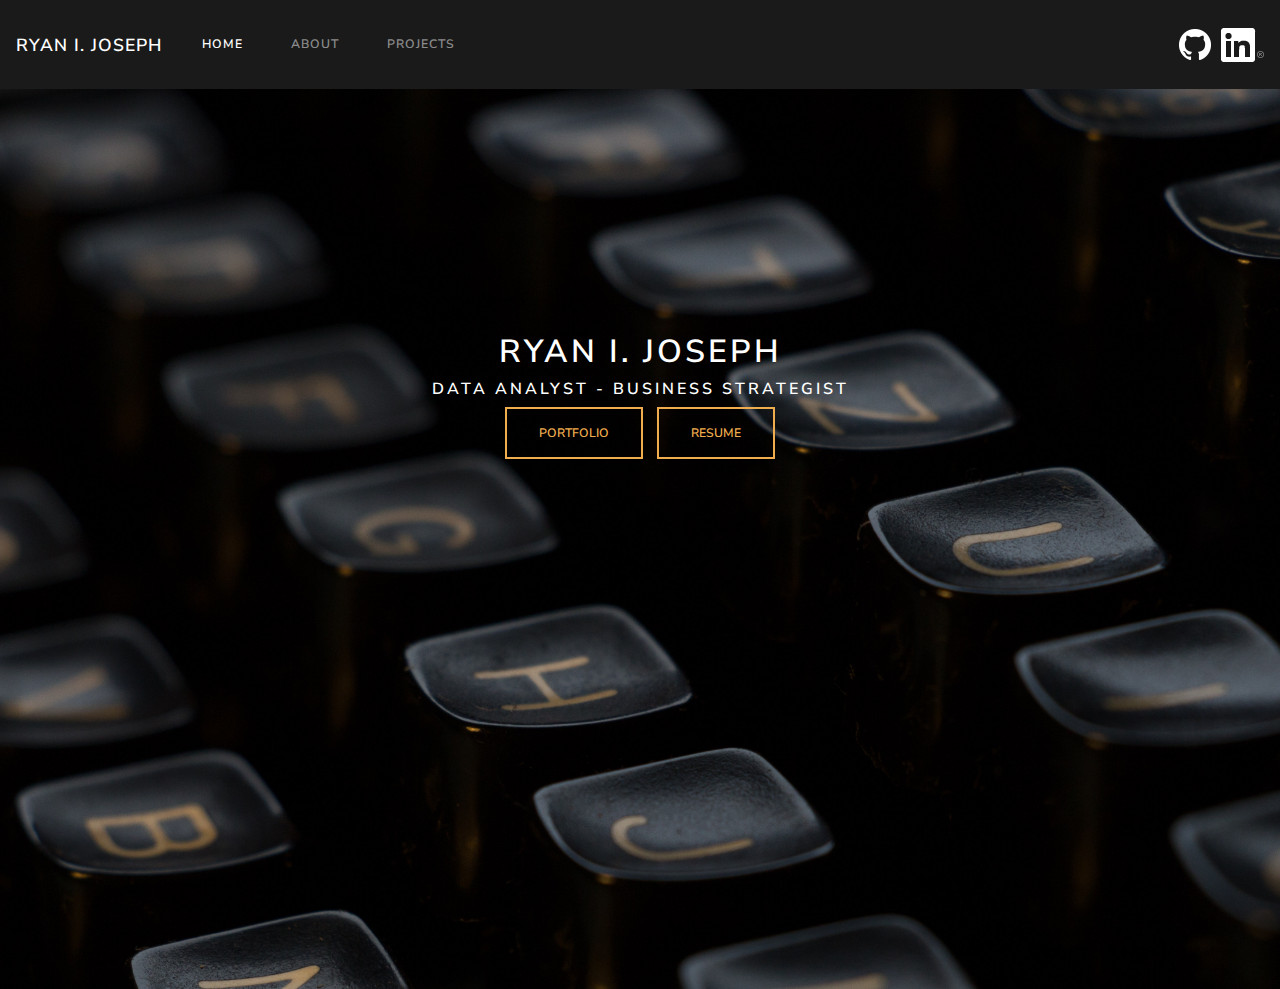
<file: index.html>
<!DOCTYPE html>
<html lang="en" dir="ltr">
  <head>
    <!-- Global site tag (gtag.js) - Google Analytics -->
<script async src="https://www.googletagmanager.com/gtag/js?id=UA-138992855-1"></script>
<script>
  window.dataLayer = window.dataLayer || [];
  function gtag(){dataLayer.push(arguments);}
  gtag('js', new Date());

  gtag('config', 'UA-138992855-1');
</script>
    <meta charset="utf-8">
    <title>Ryan I. Joseph</title>
    <link rel="stylesheet" type="text/css" href="https://stackpath.bootstrapcdn.com/bootstrap/4.3.1/css/bootstrap.min.css"
    integrity="sha384-ggOyR0iXCbMQv3Xipma34MD+dH/1fQ784/j6cY/iJTQUOhcWr7x9JvoRxT2MZw1T" crossorigin="anonymous">
    <script src="https://code.jquery.com/jquery-3.3.1.slim.min.js" integrity="sha384-q8i/X+965DzO0rT7abK41JStQIAqVgRVzpbzo5smXKp4YfRvH+8abtTE1Pi6jizo" crossorigin="anonymous"></script>
    <script src="https://cdnjs.cloudflare.com/ajax/libs/popper.js/1.14.7/umd/popper.min.js" integrity="sha384-UO2eT0CpHqdSJQ6hJty5KVphtPhzWj9WO1clHTMGa3JDZwrnQq4sF86dIHNDz0W1" crossorigin="anonymous"></script>
    <script src="https://stackpath.bootstrapcdn.com/bootstrap/4.3.1/js/bootstrap.min.js" integrity="sha384-JjSmVgyd0p3pXB1rRibZUAYoIIy6OrQ6VrjIEaFf/nJGzIxFDsf4x0xIM+B07jRM" crossorigin="anonymous"></script>

    <link rel="stylesheet" href="style.css">
  </head>
  <body>
    <nav class="navbar navbar-expand-lg navbar-dark bg-primary">
  <a class="navbar-brand" href="index.html">Ryan I. Joseph </a>
  <button class="navbar-toggler" type="button" data-toggle="collapse" data-target="#navbarColor01" aria-controls="navbarColor01" aria-expanded="false" aria-label="Toggle navigation">
    <span class="navbar-toggler-icon"></span>
  </button>

  <div class="collapse navbar-collapse" id="navbarColor01">
    <ul class="navbar-nav mr-auto">
      <li class="nav-item active">
        <a class="nav-link" href="index.html">Home <span class="sr-only">(current)</span></a>
      </li>
      <li class="nav-item">
        <a class="nav-link" href="about.html">About</a>
      </li>
      <li class="nav-item">
        <a class="nav-link" href="projects.html">Projects</a>
      </li>
    </ul>
    <form class="form-inline my-2 my-lg-0">
      <a href="https://github.com/Ryanj535" target="_blank"><img src="images/GitHub-Mark-Light-32px.png" alt=""> </a>
      <a href="https://www.linkedin.com/in/ryan-joseph-1489a73b/" target="_blank" style="margin-left:10px"><img src="images/In-White-34px-R.png" alt=""> </a>
    </form>

  </div>
</nav>
<div class="bg">
  <div class="container" style="padding-top:225px">
    <div class="jumbotron text-center vertical-center" style="background: rgba(0, 0, 0, 0);">
      <h1 style="color:white; margin-top:-45px">Ryan I. Joseph</h1>
        <h5 style="color:white">Data Analyst - Business Strategist</h5>
          <a href="projects.html"><button type="button" class="btn btn-outline-warning">Portfolio</button></a>
          <a href="resume.pdf" target="_blank" style="margin-left:10px"><button type="button" class="btn btn-outline-warning">Resume</button></a> <br>
        </div>
    </div>
    </div>

  </body>
</html>
</file>
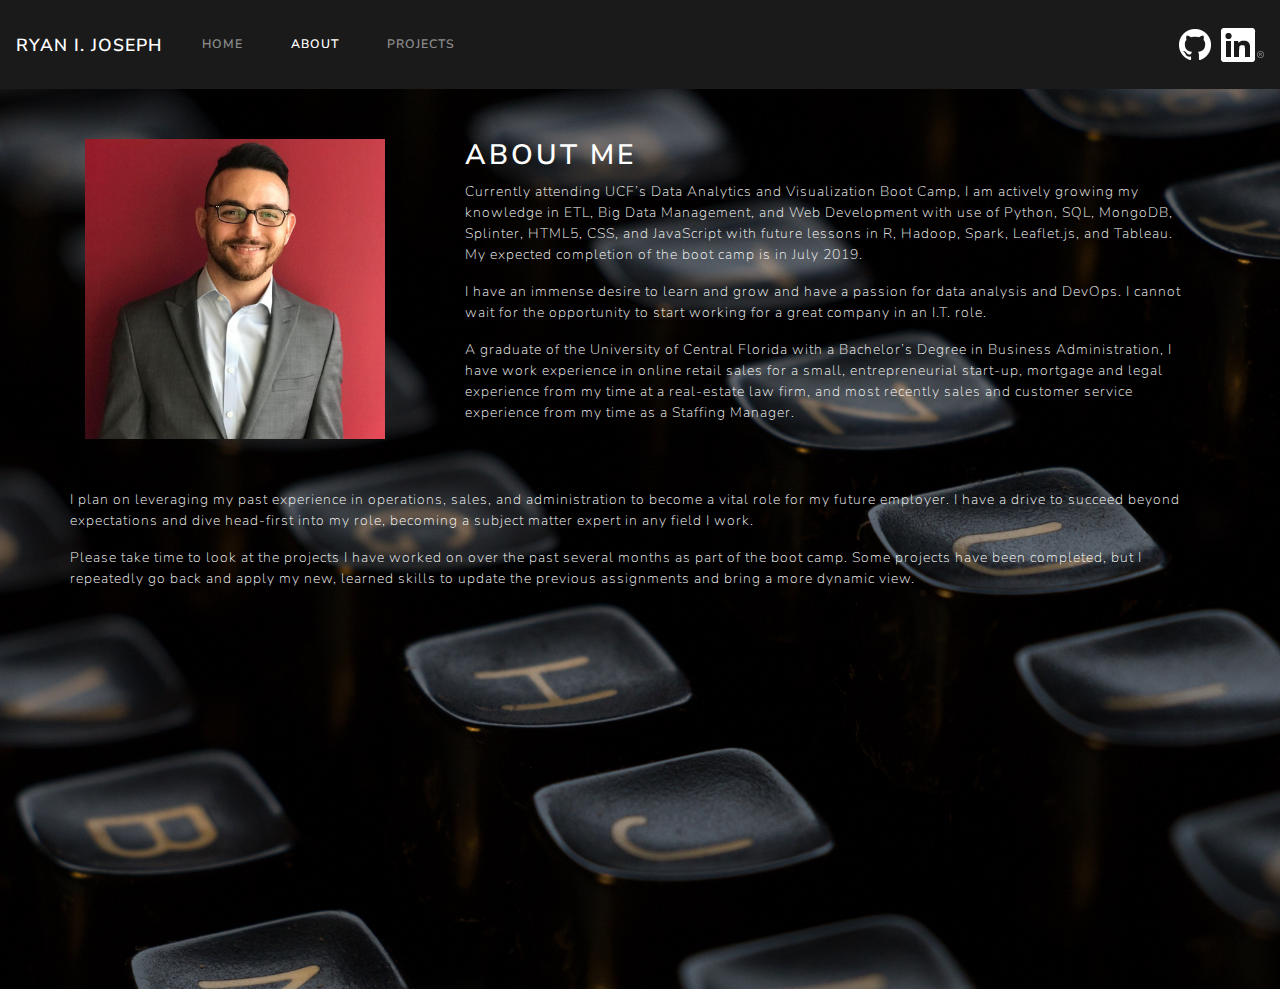
<file: about.html>
<!DOCTYPE html>
<html lang="en" dir="ltr">
  <head>
    <!-- Global site tag (gtag.js) - Google Analytics -->
<script async src="https://www.googletagmanager.com/gtag/js?id=UA-138992855-1"></script>
<script>
  window.dataLayer = window.dataLayer || [];
  function gtag(){dataLayer.push(arguments);}
  gtag('js', new Date());

  gtag('config', 'UA-138992855-1');
</script>
    <meta charset="utf-8">
    <title>About Ryan</title>
    <link rel="stylesheet" type="text/css" href="https://stackpath.bootstrapcdn.com/bootstrap/4.3.1/css/bootstrap.min.css"
    integrity="sha384-ggOyR0iXCbMQv3Xipma34MD+dH/1fQ784/j6cY/iJTQUOhcWr7x9JvoRxT2MZw1T" crossorigin="anonymous">
    <script src="https://code.jquery.com/jquery-3.3.1.slim.min.js" integrity="sha384-q8i/X+965DzO0rT7abK41JStQIAqVgRVzpbzo5smXKp4YfRvH+8abtTE1Pi6jizo" crossorigin="anonymous"></script>
    <script src="https://cdnjs.cloudflare.com/ajax/libs/popper.js/1.14.7/umd/popper.min.js" integrity="sha384-UO2eT0CpHqdSJQ6hJty5KVphtPhzWj9WO1clHTMGa3JDZwrnQq4sF86dIHNDz0W1" crossorigin="anonymous"></script>
    <script src="https://stackpath.bootstrapcdn.com/bootstrap/4.3.1/js/bootstrap.min.js" integrity="sha384-JjSmVgyd0p3pXB1rRibZUAYoIIy6OrQ6VrjIEaFf/nJGzIxFDsf4x0xIM+B07jRM" crossorigin="anonymous"></script>

    <link rel="stylesheet" href="style.css">
  </head>
  <body>
    <nav class="navbar navbar-expand-lg navbar-dark bg-primary">
  <a class="navbar-brand" href="index.html">Ryan I. Joseph</a>
  <button class="navbar-toggler" type="button" data-toggle="collapse" data-target="#navbarColor01" aria-controls="navbarColor01" aria-expanded="false" aria-label="Toggle navigation">
    <span class="navbar-toggler-icon"></span>
  </button>

  <div class="collapse navbar-collapse" id="navbarColor01">
    <ul class="navbar-nav mr-auto">
      <li class="nav-item">
        <a class="nav-link" href="index.html">Home</a>
      </li>
      <li class="nav-item active">
        <a class="nav-link" href="about.html">About <span class="sr-only">(current)</span></a>
      </li>
      <li class="nav-item">
        <a class="nav-link" href="projects.html">Projects</a>
      </li>
    </ul>
    <form class="form-inline my-2 my-lg-0">
      <a href="https://github.com/Ryanj535" target="_blank"><img src="images/GitHub-Mark-Light-32px.png" alt=""> </a>
      <a href="https://www.linkedin.com/in/ryan-joseph-1489a73b/" target="_blank" style="margin-left:10px"><img src="images/In-White-34px-R.png" alt=""> </a>
    </form>

  </div>
</nav>
<div class="bg">
  <div class="container" style="padding-top:50px">
    <div class="row">
        <div class="col-lg-4">
            <img class="img-responsive" src="images/profile_pic.jpg" width="300px" height="300px"style="margin-bottom:50px">
        </div>
        <div class="col-lg-8">
            <div class="row">
                <div class="col-sm-6">
                    <h2 style="color:white">About Me</h2>
                </div>
            </div>
            <p style="color:white">Currently attending UCF’s Data Analytics and Visualization Boot Camp, I am actively growing my knowledge in ETL, Big Data Management,
            and Web Development with use of Python, SQL, MongoDB, Splinter, HTML5, CSS, and JavaScript with future lessons in R, Hadoop, Spark,
            Leaflet.js, and Tableau. My expected completion of the boot camp is in July 2019.</p>
            <p style="color:white">I have an immense desire to learn and grow and have a
              passion for data analysis and DevOps. I cannot wait for the opportunity to start working for a great company in an I.T. role. </p>
            <p style="color:white">A graduate of the University of Central Florida with a Bachelor’s Degree in Business Administration, I have work
              experience in online retail sales for a small, entrepreneurial start-up, mortgage and legal experience from my time at a real-estate
              law firm, and most recently sales and customer service experience from my time as a Staffing Manager. </p>
        </div>

        <p style="color:white">I plan on leveraging my past experience in operations, sales, and administration to become a vital role for my future employer.
          I have a drive to succeed beyond expectations and dive head-first into my role, becoming a subject matter expert in any field I work.</p>
          <p style="color:white">Please take time to look at the projects I have worked on over the past several months as part of the boot camp. Some projects
            have been completed, but I repeatedly go back and apply my new, learned skills to update the previous assignments and bring a more dynamic view.</p>
        <div class="col-xs-12">
            <hr />
        </div>
    </div>
</div>
    </div>
  </div>
</div>

  </body>
</html>
</file>
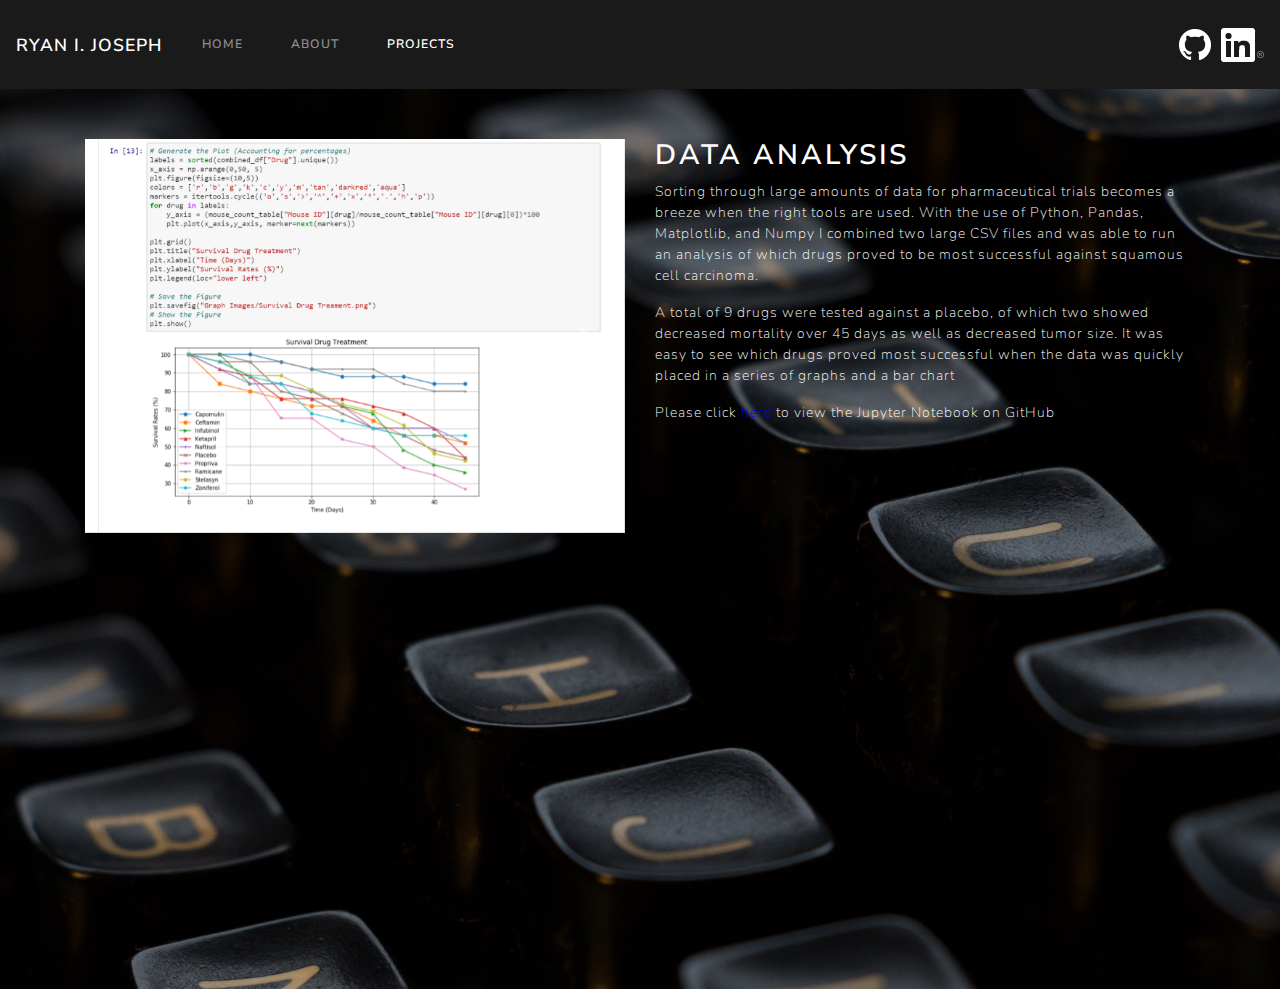
<file: data.html>
<!DOCTYPE html>
<html lang="en" dir="ltr">
  <head>
    <!-- Global site tag (gtag.js) - Google Analytics -->
<script async src="https://www.googletagmanager.com/gtag/js?id=UA-138992855-1"></script>
<script>
  window.dataLayer = window.dataLayer || [];
  function gtag(){dataLayer.push(arguments);}
  gtag('js', new Date());

  gtag('config', 'UA-138992855-1');
</script>
    <meta charset="utf-8">
    <title>Data Analysis</title>
    <link rel="stylesheet" type="text/css" href="https://stackpath.bootstrapcdn.com/bootstrap/4.3.1/css/bootstrap.min.css"
    integrity="sha384-ggOyR0iXCbMQv3Xipma34MD+dH/1fQ784/j6cY/iJTQUOhcWr7x9JvoRxT2MZw1T" crossorigin="anonymous">
    <script src="https://code.jquery.com/jquery-3.3.1.slim.min.js" integrity="sha384-q8i/X+965DzO0rT7abK41JStQIAqVgRVzpbzo5smXKp4YfRvH+8abtTE1Pi6jizo" crossorigin="anonymous"></script>
    <script src="https://cdnjs.cloudflare.com/ajax/libs/popper.js/1.14.7/umd/popper.min.js" integrity="sha384-UO2eT0CpHqdSJQ6hJty5KVphtPhzWj9WO1clHTMGa3JDZwrnQq4sF86dIHNDz0W1" crossorigin="anonymous"></script>
    <script src="https://stackpath.bootstrapcdn.com/bootstrap/4.3.1/js/bootstrap.min.js" integrity="sha384-JjSmVgyd0p3pXB1rRibZUAYoIIy6OrQ6VrjIEaFf/nJGzIxFDsf4x0xIM+B07jRM" crossorigin="anonymous"></script>

    <link rel="stylesheet" href="style.css">
  </head>
  <body>
    <nav class="navbar navbar-expand-lg navbar-dark bg-primary">
  <a class="navbar-brand" href="index.html">Ryan I. Joseph</a>
  <button class="navbar-toggler" type="button" data-toggle="collapse" data-target="#navbarColor01" aria-controls="navbarColor01" aria-expanded="false" aria-label="Toggle navigation">
    <span class="navbar-toggler-icon"></span>
  </button>

  <div class="collapse navbar-collapse" id="navbarColor01">
    <ul class="navbar-nav mr-auto">
      <li class="nav-item">
        <a class="nav-link" href="index.html">Home <span class="sr-only">(current)</span></a>
      </li>
      <li class="nav-item">
        <a class="nav-link" href="about.html">About</a>
      </li>
      <li class="nav-item active">
        <a class="nav-link" href="projects.html">Projects</a>
      </li>
    </ul>
    <form class="form-inline my-2 my-lg-0">
      <a href="https://github.com/Ryanj535" target="_blank"><img src="images/GitHub-Mark-Light-32px.png" alt=""> </a>
      <a href="https://www.linkedin.com/in/ryan-joseph-1489a73b/" target="_blank" style="margin-left:10px"><img src="images/In-White-34px-R.png" alt=""> </a>
    </form>

  </div>
</nav>
<div class="bg">
  <div class="container" style="padding-top:50px">
    <div class="row">
        <div class="col-lg-6">
          <div id="carouselExampleControls" class="carousel slide" data-ride="carousel">
            <div class="carousel-inner">
              <div class="carousel-item active">
                <img src="images/data_analysis/data.PNG" class="d-block w-100" alt="...">
              </div>
              <div class="carousel-item">
                <img src="images/data_analysis/bar.PNG" class="d-block w-100" alt="...">
              </div>
              <div class="carousel-item">
                <img src="images/data_analysis/combined.PNG" class="d-block w-100" alt="...">
              </div>
            </div>
            <a class="carousel-control-prev" href="#carouselExampleControls" role="button" data-slide="prev">
              <span class="carousel-control-prev-icon" aria-hidden="true"></span>
              <span class="sr-only">Previous</span>
            </a>
            <a class="carousel-control-next" href="#carouselExampleControls" role="button" data-slide="next">
              <span class="carousel-control-next-icon" aria-hidden="true"></span>
              <span class="sr-only">Next</span>
            </a>
          </div>
        </div>
        <div class="col-lg-6">
            <div class="row">
                <div class="col-sm-10">
                    <h2 style="color:white">Data Analysis</h2>
                </div>
            </div>
            <p style="color:white">Sorting through large amounts of data for pharmaceutical trials becomes a breeze when the
              right tools are used. With the use of Python, Pandas, Matplotlib, and Numpy I combined two large CSV files and was
              able to run an analysis of which drugs proved to be most successful against squamous cell carcinoma. </p>
            <p style="color:white">A total of 9 drugs were tested against a placebo, of which two showed decreased mortality
              over 45 days as well as decreased tumor size. It was easy to see which drugs proved most successful when the data was
               quickly placed in a series of graphs and a bar chart  </p>
            <p style="color:white">Please click <a style="color:blue" target="_blank" href="https://github.com/Ryanj535/pymaceuticals/tree/master/Pymaceuticals">here</a> to view the Jupyter Notebook on GitHub</p>
        </div>

        <div class="col-xs-12">
            <hr />
        </div>
    </div>
</div>
    </div>
  </div>
</div>

  </body>
</html>
</file>
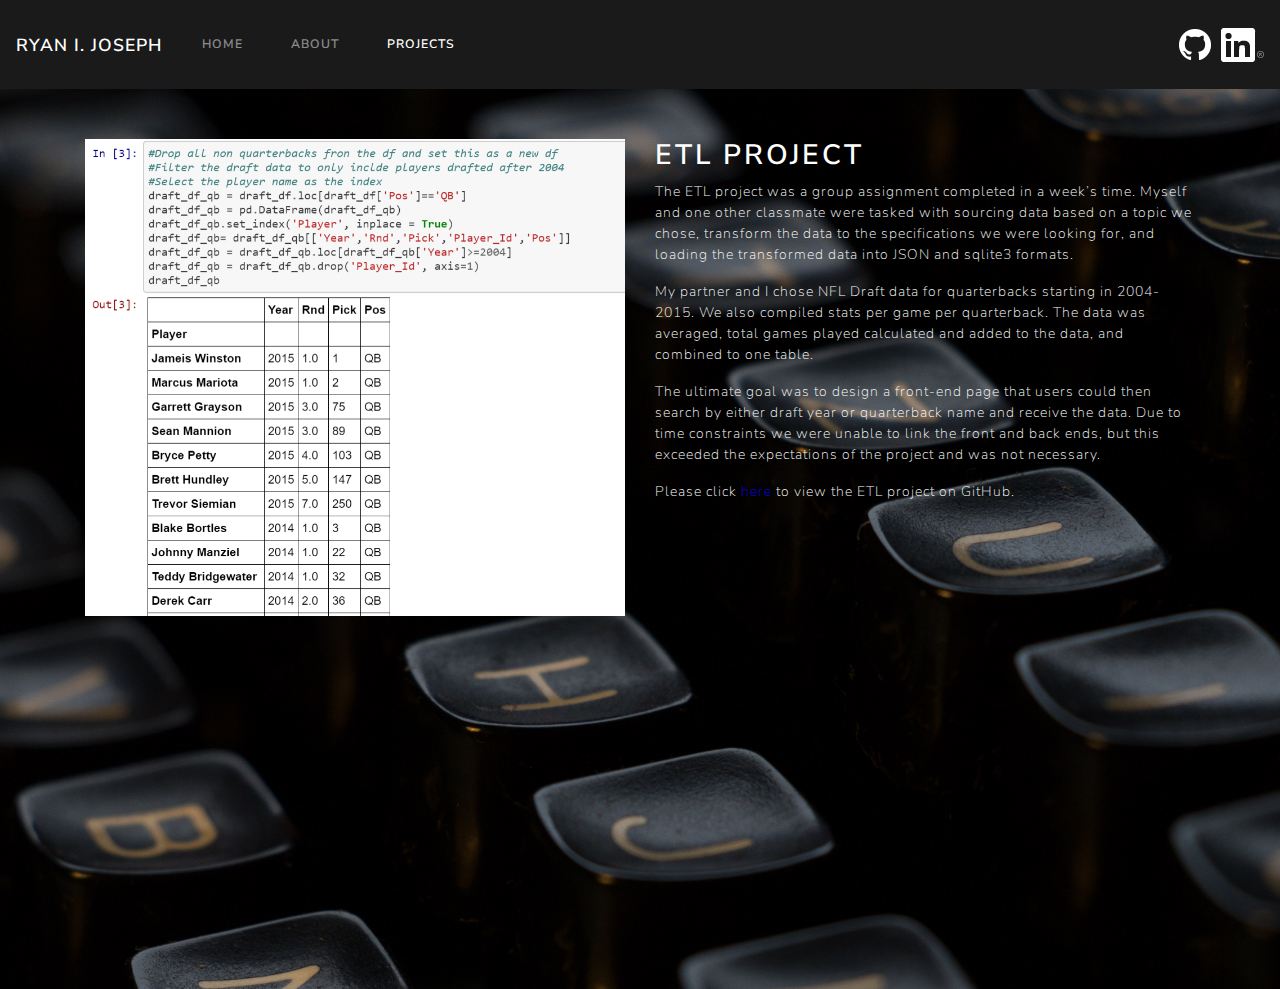
<file: etl.html>
<!DOCTYPE html>
<html lang="en" dir="ltr">
  <head>
    <!-- Global site tag (gtag.js) - Google Analytics -->
<script async src="https://www.googletagmanager.com/gtag/js?id=UA-138992855-1"></script>
<script>
  window.dataLayer = window.dataLayer || [];
  function gtag(){dataLayer.push(arguments);}
  gtag('js', new Date());

  gtag('config', 'UA-138992855-1');
</script>
    <meta charset="utf-8">
    <title>ETL</title>
    <link rel="stylesheet" type="text/css" href="https://stackpath.bootstrapcdn.com/bootstrap/4.3.1/css/bootstrap.min.css"
    integrity="sha384-ggOyR0iXCbMQv3Xipma34MD+dH/1fQ784/j6cY/iJTQUOhcWr7x9JvoRxT2MZw1T" crossorigin="anonymous">
    <script src="https://code.jquery.com/jquery-3.3.1.slim.min.js" integrity="sha384-q8i/X+965DzO0rT7abK41JStQIAqVgRVzpbzo5smXKp4YfRvH+8abtTE1Pi6jizo" crossorigin="anonymous"></script>
    <script src="https://cdnjs.cloudflare.com/ajax/libs/popper.js/1.14.7/umd/popper.min.js" integrity="sha384-UO2eT0CpHqdSJQ6hJty5KVphtPhzWj9WO1clHTMGa3JDZwrnQq4sF86dIHNDz0W1" crossorigin="anonymous"></script>
    <script src="https://stackpath.bootstrapcdn.com/bootstrap/4.3.1/js/bootstrap.min.js" integrity="sha384-JjSmVgyd0p3pXB1rRibZUAYoIIy6OrQ6VrjIEaFf/nJGzIxFDsf4x0xIM+B07jRM" crossorigin="anonymous"></script>

    <link rel="stylesheet" href="style.css">
  </head>
  <body>
    <nav class="navbar navbar-expand-lg navbar-dark bg-primary">
  <a class="navbar-brand" href="index.html">Ryan I. Joseph</a>
  <button class="navbar-toggler" type="button" data-toggle="collapse" data-target="#navbarColor01" aria-controls="navbarColor01" aria-expanded="false" aria-label="Toggle navigation">
    <span class="navbar-toggler-icon"></span>
  </button>

  <div class="collapse navbar-collapse" id="navbarColor01">
    <ul class="navbar-nav mr-auto">
      <li class="nav-item">
        <a class="nav-link" href="index.html">Home <span class="sr-only">(current)</span></a>
      </li>
      <li class="nav-item">
        <a class="nav-link" href="about.html">About</a>
      </li>
      <li class="nav-item">
        <a class="nav-link active" href="projects.html">Projects</a>
      </li>
    </ul>
    <form class="form-inline my-2 my-lg-0">
      <a href="https://github.com/Ryanj535" target="_blank"><img src="images/GitHub-Mark-Light-32px.png" alt=""> </a>
      <a href="https://www.linkedin.com/in/ryan-joseph-1489a73b/" target="_blank" style="margin-left:10px"><img src="images/In-White-34px-R.png" alt=""> </a>
    </form>

  </div>
</nav>
<div class="bg">
  <div class="container" style="padding-top:50px">
    <div class="row">
        <div class="col-lg-6">
          <div id="carouselExampleControls" class="carousel slide" data-ride="carousel">
            <div class="carousel-inner">
              <div class="carousel-item active">
                <img src="images/etl/etl.PNG" class="d-block w-100" alt="...">
              </div>
              <div class="carousel-item">
                <img src="images/etl/code.PNG" class="d-block w-100" alt="...">
              </div>
              <div class="carousel-item">
                <img src="images/etl/page.PNG" class="d-block w-100" alt="...">
              </div>
            </div>
            <a class="carousel-control-prev" href="#carouselExampleControls" role="button" data-slide="prev">
              <span class="carousel-control-prev-icon" aria-hidden="true"></span>
              <span class="sr-only">Previous</span>
            </a>
            <a class="carousel-control-next" href="#carouselExampleControls" role="button" data-slide="next">
              <span class="carousel-control-next-icon" aria-hidden="true"></span>
              <span class="sr-only">Next</span>
            </a>
          </div>
        </div>
        <div class="col-lg-6">
            <div class="row">
                <div class="col-sm-10">
                    <h2 style="color:white">ETL Project</h2>
                </div>
            </div>
            <p style="color:white">The ETL project was a group assignment completed in a week’s time.
              Myself and one other classmate were tasked with sourcing data based on a topic we chose, transform
              the data to the specifications we were looking for, and loading the transformed data into JSON and sqlite3 formats.</p>
            <p style="color:white">My partner and I chose NFL Draft data for quarterbacks starting in 2004-2015. We also compiled
               stats per game per quarterback. The data was averaged, total games played calculated and added to the data,
               and combined to one table.</p>
               <p style="color:white">The ultimate goal was to design a front-end page that users could then search by either draft year
                 or quarterback name and receive the data. Due to time constraints we were unable to link the front and back ends, but
                 this exceeded the expectations of the project and was not necessary.</p>
                 <p style="color:white">Please click <a style="color:blue" target="_blank" href="https://github.com/Ryanj535/NFL-ETL">here</a> to view the ETL project on GitHub.</p>
        </div>
        <div class="col-xs-12">
            <hr />
        </div>
    </div>
</div>
    </div>
  </div>
</div>

  </body>
</html>
</file>
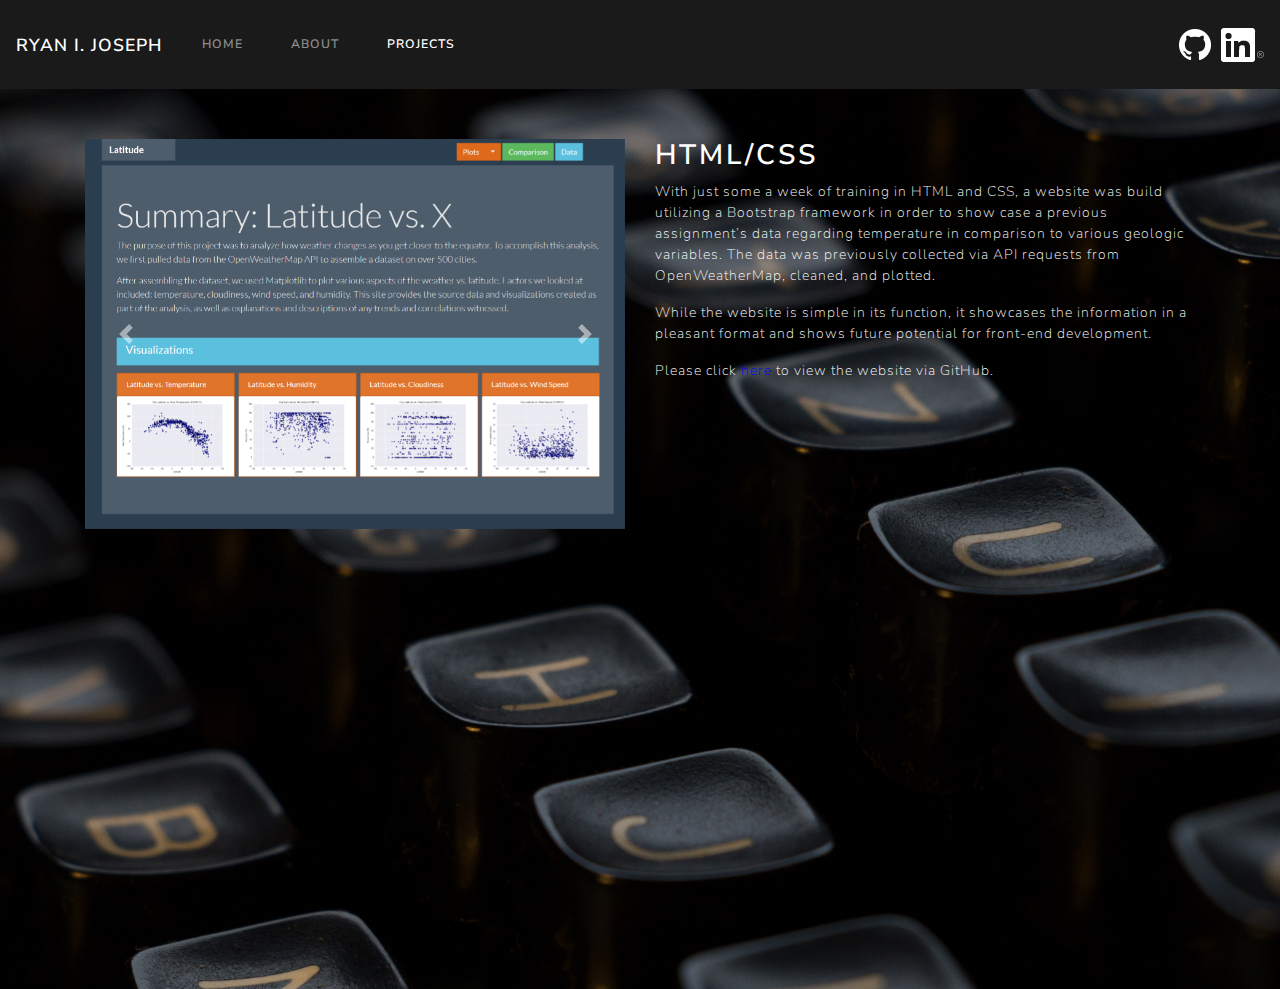
<file: html_css.html>
<!DOCTYPE html>
<html lang="en" dir="ltr">
  <head>
    <!-- Global site tag (gtag.js) - Google Analytics -->
<script async src="https://www.googletagmanager.com/gtag/js?id=UA-138992855-1"></script>
<script>
  window.dataLayer = window.dataLayer || [];
  function gtag(){dataLayer.push(arguments);}
  gtag('js', new Date());

  gtag('config', 'UA-138992855-1');
</script>
    <meta charset="utf-8">
    <title>HTML/CSS</title>
    <link rel="stylesheet" type="text/css" href="https://stackpath.bootstrapcdn.com/bootstrap/4.3.1/css/bootstrap.min.css"
    integrity="sha384-ggOyR0iXCbMQv3Xipma34MD+dH/1fQ784/j6cY/iJTQUOhcWr7x9JvoRxT2MZw1T" crossorigin="anonymous">
    <script src="https://code.jquery.com/jquery-3.3.1.slim.min.js" integrity="sha384-q8i/X+965DzO0rT7abK41JStQIAqVgRVzpbzo5smXKp4YfRvH+8abtTE1Pi6jizo" crossorigin="anonymous"></script>
    <script src="https://cdnjs.cloudflare.com/ajax/libs/popper.js/1.14.7/umd/popper.min.js" integrity="sha384-UO2eT0CpHqdSJQ6hJty5KVphtPhzWj9WO1clHTMGa3JDZwrnQq4sF86dIHNDz0W1" crossorigin="anonymous"></script>
    <script src="https://stackpath.bootstrapcdn.com/bootstrap/4.3.1/js/bootstrap.min.js" integrity="sha384-JjSmVgyd0p3pXB1rRibZUAYoIIy6OrQ6VrjIEaFf/nJGzIxFDsf4x0xIM+B07jRM" crossorigin="anonymous"></script>

    <link rel="stylesheet" href="style.css">
  </head>
  <body>
    <nav class="navbar navbar-expand-lg navbar-dark bg-primary">
  <a class="navbar-brand" href="index.html">Ryan I. Joseph</a>
  <button class="navbar-toggler" type="button" data-toggle="collapse" data-target="#navbarColor01" aria-controls="navbarColor01" aria-expanded="false" aria-label="Toggle navigation">
    <span class="navbar-toggler-icon"></span>
  </button>

  <div class="collapse navbar-collapse" id="navbarColor01">
    <ul class="navbar-nav mr-auto">
      <li class="nav-item">
        <a class="nav-link" href="index.html">Home <span class="sr-only">(current)</span></a>
      </li>
      <li class="nav-item">
        <a class="nav-link" href="about.html">About</a>
      </li>
      <li class="nav-item active">
        <a class="nav-link" href="projects.html">Projects</a>
      </li>
    </ul>
    <form class="form-inline my-2 my-lg-0">
      <a href="https://github.com/Ryanj535" target="_blank"><img src="images/GitHub-Mark-Light-32px.png" alt=""> </a>
      <a href="https://www.linkedin.com/in/ryan-joseph-1489a73b/" target="_blank" style="margin-left:10px"><img src="images/In-White-34px-R.png" alt=""> </a>
    </form>

  </div>
</nav>
<div class="bg">
  <div class="container" style="padding-top:50px">
    <div class="row">
        <div class="col-lg-6">
          <div id="carouselExampleControls" class="carousel slide" data-ride="carousel">
            <div class="carousel-inner">
              <div class="carousel-item active">
                <img src="images/html_css/web_page.PNG" class="d-block w-100" alt="...">
              </div>
              <div class="carousel-item">
                <img src="images/html_css/comparison.PNG" class="d-block w-100" alt="...">
              </div>
              <div class="carousel-item">
                <img src="images/html_css/data.PNG" class="d-block w-100" alt="...">
              </div>
            </div>
            <a class="carousel-control-prev" href="#carouselExampleControls" role="button" data-slide="prev">
              <span class="carousel-control-prev-icon" aria-hidden="true"></span>
              <span class="sr-only">Previous</span>
            </a>
            <a class="carousel-control-next" href="#carouselExampleControls" role="button" data-slide="next">
              <span class="carousel-control-next-icon" aria-hidden="true"></span>
              <span class="sr-only">Next</span>
            </a>
          </div>
        </div>
        <div class="col-lg-6">
            <div class="row">
                <div class="col-sm-10">
                    <h2 style="color:white">HTML/CSS</h2>
                </div>
            </div>
            <p style="color:white">With just some a week of training in HTML and CSS, a website was build utilizing a Bootstrap
              framework in order to show case a previous assignment’s data regarding temperature in comparison to various geologic
              variables. The data was previously collected via API requests from OpenWeatherMap, cleaned, and plotted.</p>
            <p style="color:white">While the website is simple in its function, it showcases the information in a pleasant
              format and shows future potential for front-end development.</p>
            <p style="color:white">Please click <a style="color:blue" target="_blank" href="https://ryanj535.github.io/index.html">here</a> to view the website via GitHub.</p>
        </div>

        <div class="col-xs-12">
            <hr />
        </div>
    </div>
</div>
    </div>
  </div>
</div>

  </body>
</html>
</file>
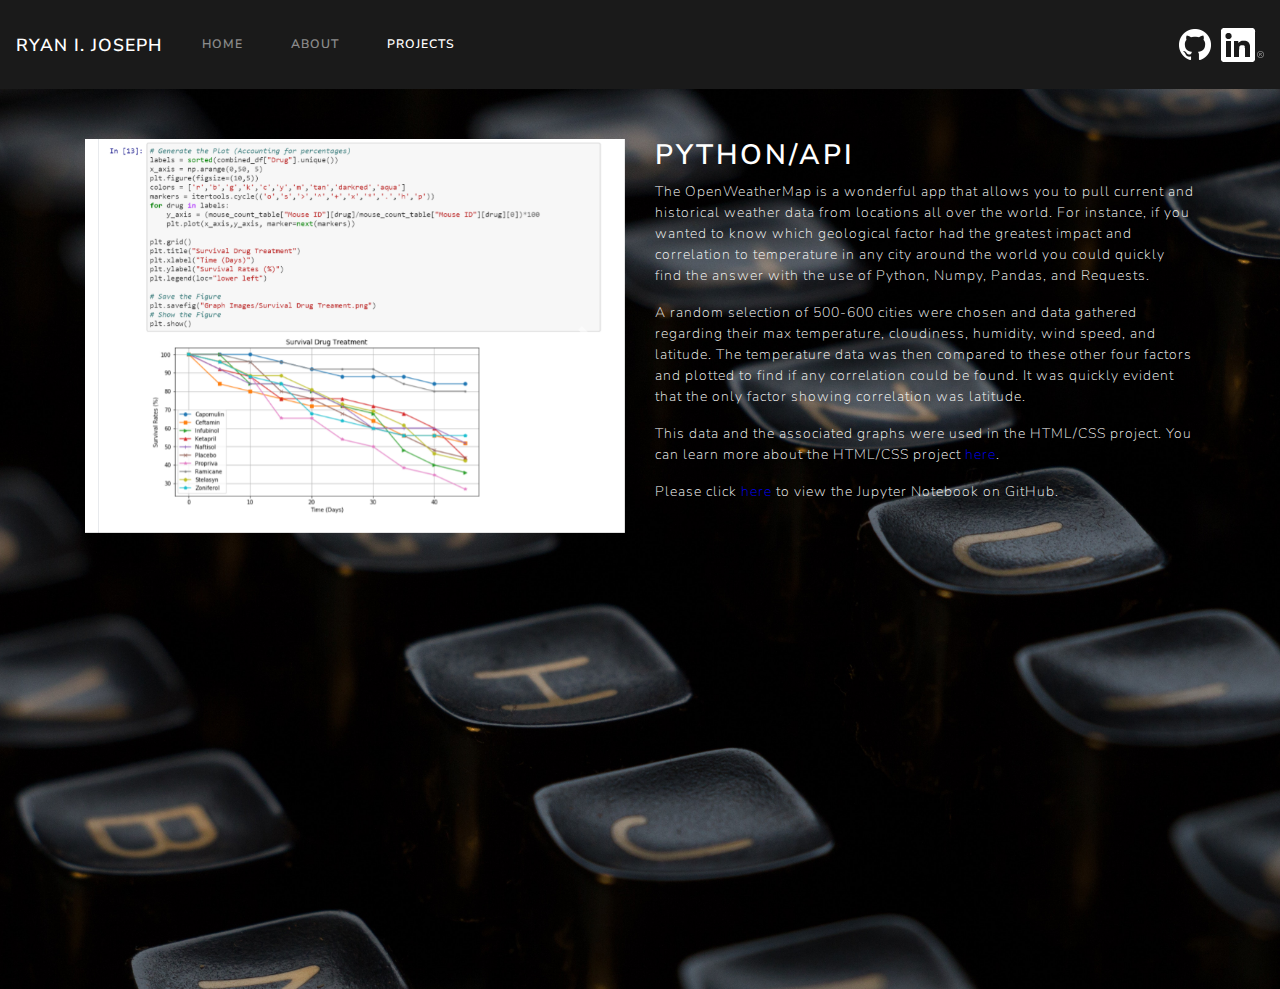
<file: python.html>
<!DOCTYPE html>
<html lang="en" dir="ltr">
  <head>
    <!-- Global site tag (gtag.js) - Google Analytics -->
<script async src="https://www.googletagmanager.com/gtag/js?id=UA-138992855-1"></script>
<script>
  window.dataLayer = window.dataLayer || [];
  function gtag(){dataLayer.push(arguments);}
  gtag('js', new Date());

  gtag('config', 'UA-138992855-1');
</script>
    <meta charset="utf-8">
    <title>Python/APIs</title>
    <link rel="stylesheet" type="text/css" href="https://stackpath.bootstrapcdn.com/bootstrap/4.3.1/css/bootstrap.min.css"
    integrity="sha384-ggOyR0iXCbMQv3Xipma34MD+dH/1fQ784/j6cY/iJTQUOhcWr7x9JvoRxT2MZw1T" crossorigin="anonymous">
    <script src="https://code.jquery.com/jquery-3.3.1.slim.min.js" integrity="sha384-q8i/X+965DzO0rT7abK41JStQIAqVgRVzpbzo5smXKp4YfRvH+8abtTE1Pi6jizo" crossorigin="anonymous"></script>
    <script src="https://cdnjs.cloudflare.com/ajax/libs/popper.js/1.14.7/umd/popper.min.js" integrity="sha384-UO2eT0CpHqdSJQ6hJty5KVphtPhzWj9WO1clHTMGa3JDZwrnQq4sF86dIHNDz0W1" crossorigin="anonymous"></script>
    <script src="https://stackpath.bootstrapcdn.com/bootstrap/4.3.1/js/bootstrap.min.js" integrity="sha384-JjSmVgyd0p3pXB1rRibZUAYoIIy6OrQ6VrjIEaFf/nJGzIxFDsf4x0xIM+B07jRM" crossorigin="anonymous"></script>

    <link rel="stylesheet" href="style.css">
  </head>
  <body>
    <nav class="navbar navbar-expand-lg navbar-dark bg-primary">
  <a class="navbar-brand" href="index.html">Ryan I. Joseph</a>
  <button class="navbar-toggler" type="button" data-toggle="collapse" data-target="#navbarColor01" aria-controls="navbarColor01" aria-expanded="false" aria-label="Toggle navigation">
    <span class="navbar-toggler-icon"></span>
  </button>

  <div class="collapse navbar-collapse" id="navbarColor01">
    <ul class="navbar-nav mr-auto">
      <li class="nav-item">
        <a class="nav-link" href="index.html">Home <span class="sr-only">(current)</span></a>
      </li>
      <li class="nav-item">
        <a class="nav-link" href="about.html">About</a>
      </li>
      <li class="nav-item active">
        <a class="nav-link" href="projects.html">Projects</a>
      </li>
    </ul>
    <form class="form-inline my-2 my-lg-0">
      <a href="https://github.com/Ryanj535" target="_blank"><img src="images/GitHub-Mark-Light-32px.png" alt=""> </a>
      <a href="https://www.linkedin.com/in/ryan-joseph-1489a73b/" target="_blank" style="margin-left:10px"><img src="images/In-White-34px-R.png" alt=""> </a>
    </form>

  </div>
</nav>
<div class="bg">
  <div class="container" style="padding-top:50px">
    <div class="row">
        <div class="col-lg-6">
          <div id="carouselExampleControls" class="carousel slide" data-ride="carousel">
            <div class="carousel-inner">
              <div class="carousel-item active">
                <img src="images/data_analysis/data.PNG" class="d-block w-100" alt="...">
              </div>
              <div class="carousel-item">
                <img src="images/data_analysis/bar.PNG" class="d-block w-100" alt="...">
              </div>
              <div class="carousel-item">
                <img src="images/data_analysis/combined.PNG" class="d-block w-100" alt="...">
              </div>
            </div>
            <a class="carousel-control-prev" href="#carouselExampleControls" role="button" data-slide="prev">
              <span class="carousel-control-prev-icon" aria-hidden="true"></span>
              <span class="sr-only">Previous</span>
            </a>
            <a class="carousel-control-next" href="#carouselExampleControls" role="button" data-slide="next">
              <span class="carousel-control-next-icon" aria-hidden="true"></span>
              <span class="sr-only">Next</span>
            </a>
          </div>
        </div>
        <div class="col-lg-6">
            <div class="row">
                <div class="col-sm-10">
                    <h2 style="color:white">Python/API</h2>
                </div>
            </div>
            <p style="color:white">The OpenWeatherMap is a wonderful app that allows you to pull current and historical
              weather data from locations all over the world. For instance, if you wanted to know which geological factor
              had the greatest impact and correlation to temperature in any city around the world you could quickly find the
              answer with the use of Python, Numpy, Pandas, and Requests. </p>
            <p style="color:white">A random selection of 500-600 cities were chosen and data gathered regarding their max temperature,
               cloudiness, humidity, wind speed, and latitude. The temperature data was then compared to these other four factors and
               plotted to find if any correlation could be found. It was quickly evident that the only factor showing correlation was latitude. </p>
            <p style="color:white">This data and the associated graphs were used in the HTML/CSS project. You can learn more about the HTML/CSS project
              <a style="color:blue" target="_blank" href="html_css.html">here</a>.</p>
            <p style="color:white">Please click <a style="color:blue" target="_blank" href="https://github.com/Ryanj535/weatherpy/tree/master/WeatherPy%20Analysis">here</a> to view the Jupyter Notebook on GitHub.</p>
        </div>

        <div class="col-xs-12">
            <hr />
        </div>
    </div>
</div>
    </div>
  </div>
</div>

  </body>
</file>
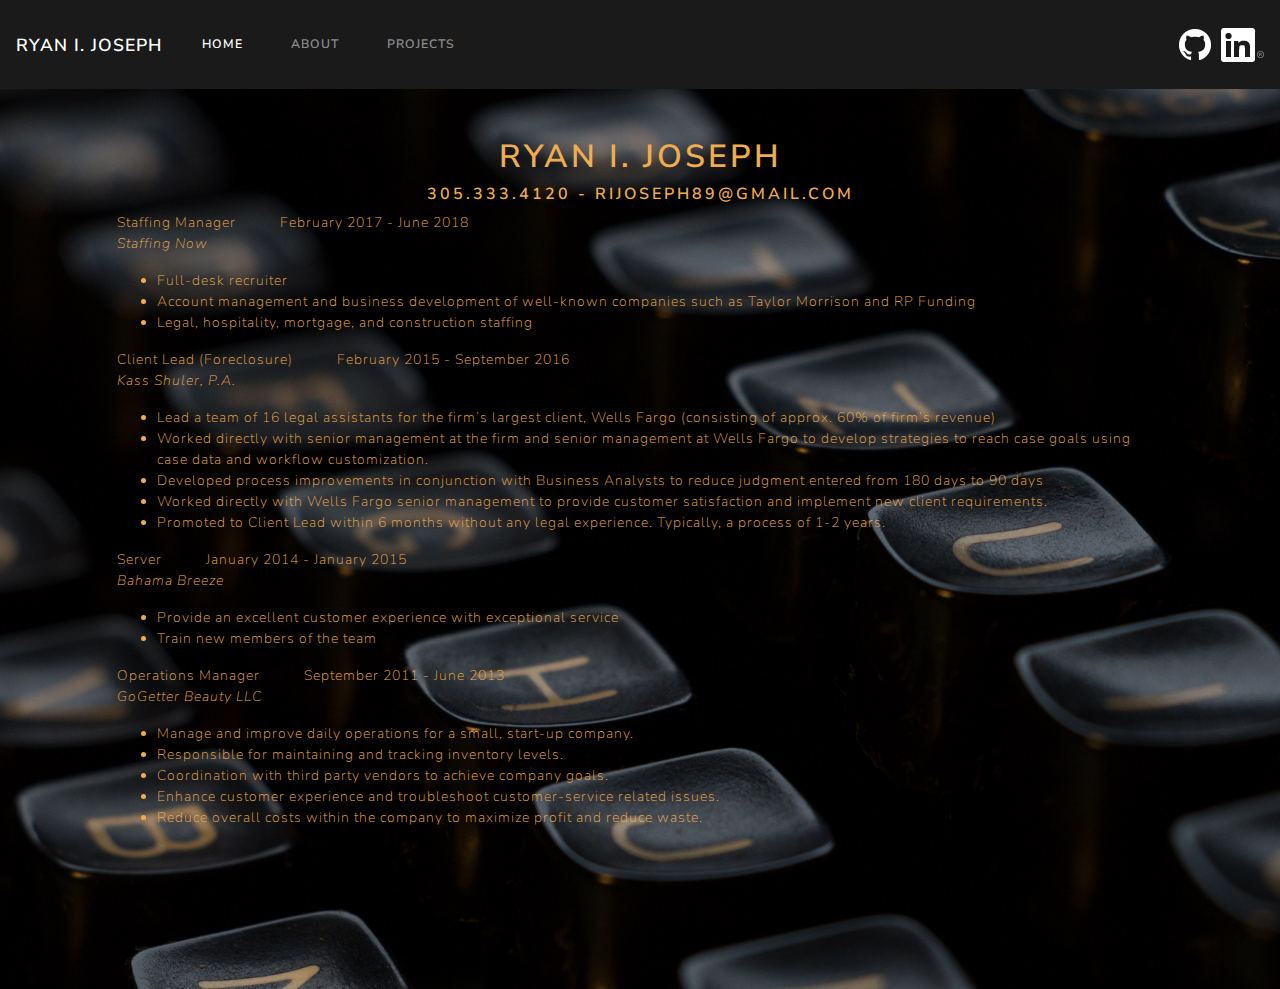
<file: resume.html>
<!DOCTYPE html>
<html lang="en" dir="ltr">
  <head>
    <meta charset="utf-8">
    <title>Ryan's Resume</title>
    <link rel="stylesheet" type="text/css" href="https://stackpath.bootstrapcdn.com/bootstrap/4.3.1/css/bootstrap.min.css"
    integrity="sha384-ggOyR0iXCbMQv3Xipma34MD+dH/1fQ784/j6cY/iJTQUOhcWr7x9JvoRxT2MZw1T" crossorigin="anonymous">
    <script src="https://code.jquery.com/jquery-3.3.1.slim.min.js" integrity="sha384-q8i/X+965DzO0rT7abK41JStQIAqVgRVzpbzo5smXKp4YfRvH+8abtTE1Pi6jizo" crossorigin="anonymous"></script>
    <script src="https://cdnjs.cloudflare.com/ajax/libs/popper.js/1.14.7/umd/popper.min.js" integrity="sha384-UO2eT0CpHqdSJQ6hJty5KVphtPhzWj9WO1clHTMGa3JDZwrnQq4sF86dIHNDz0W1" crossorigin="anonymous"></script>
    <script src="https://stackpath.bootstrapcdn.com/bootstrap/4.3.1/js/bootstrap.min.js" integrity="sha384-JjSmVgyd0p3pXB1rRibZUAYoIIy6OrQ6VrjIEaFf/nJGzIxFDsf4x0xIM+B07jRM" crossorigin="anonymous"></script>

    <link rel="stylesheet" href="style.css">
  </head>
  <body>
    <nav class="navbar navbar-expand-lg navbar-dark bg-primary">
  <a class="navbar-brand" href="index.html">Ryan I. Joseph </a>
  <button class="navbar-toggler" type="button" data-toggle="collapse" data-target="#navbarColor01" aria-controls="navbarColor01" aria-expanded="false" aria-label="Toggle navigation">
    <span class="navbar-toggler-icon"></span>
  </button>

  <div class="collapse navbar-collapse" id="navbarColor01">
    <ul class="navbar-nav mr-auto">
      <li class="nav-item active">
        <a class="nav-link" href="index.html">Home <span class="sr-only">(current)</span></a>
      </li>
      <li class="nav-item">
        <a class="nav-link" href="about.html">About</a>
      </li>
      <li class="nav-item">
        <a class="nav-link" href="projects.html">Projects</a>
      </li>
    </ul>
    <form class="form-inline my-2 my-lg-0">
      <a href="https://github.com/Ryanj535" target="_blank"><img src="images/GitHub-Mark-Light-32px.png" alt=""> </a>
      <a href="https://www.linkedin.com/in/ryan-joseph-1489a73b/" target="_blank" style="margin-left:10px"><img src="images/In-White-34px-R.png" alt=""> </a>
    </form>

  </div>
</nav>
<div class="bg">
  <div class="container" style="padding-top:30px">
    <div class="jumbotron text-center vertical-center" style="background: rgba(0, 0, 0, 0);">
      <h1 class="text-warning" style="margin-top:-45px">Ryan I. Joseph</h1>
        <h5  class="text-warning" >305.333.4120 - Rijoseph89@gmail.com</h5>
          <p class="text-warning text-left">Staffing Manager &nbsp;&nbsp;&nbsp;&nbsp;&nbsp;&nbsp;&nbsp;&nbsp;&nbsp; February 2017 - June 2018 <br>
           <i>Staffing Now</i></p>
           <ul class="text-warning text-left">
             <li>Full-desk recruiter</li>
             <li>Account management and business development of well-known companies such as Taylor Morrison and RP Funding</li>
             <li>Legal, hospitality, mortgage, and construction staffing</li>
           </ul>
           <p class="text-warning text-left">Client Lead (Foreclosure) &nbsp;&nbsp;&nbsp;&nbsp;&nbsp;&nbsp;&nbsp;&nbsp;&nbsp; February 2015 - September 2016 <br>
            <i>Kass Shuler, P.A.</i></p>
            <ul class="text-warning text-left">
              <li>Lead a team of 16 legal assistants for the firm’s largest client, Wells Fargo (consisting of approx. 60% of firm’s revenue)</li>
              <li>Worked directly with senior management at the firm and senior management at Wells Fargo to develop strategies to reach case
                goals using case data and workflow customization.</li>
              <li>Developed process improvements in conjunction with Business Analysts to reduce judgment entered from 180 days to 90 days </li>
              <li>Worked directly with Wells Fargo senior management to provide customer satisfaction and implement new client requirements.</li>
              <li>Promoted to Client Lead within 6 months without any legal experience. Typically, a process of 1-2 years.</li>
            </ul>
            <p class="text-warning text-left">Server &nbsp;&nbsp;&nbsp;&nbsp;&nbsp;&nbsp;&nbsp;&nbsp;&nbsp; January 2014 - January 2015 <br>
             <i>Bahama Breeze</i></p>
             <ul class="text-warning text-left">
               <li>Provide an excellent customer experience with exceptional service</li>
               <li>Train new members of the team</li>
             </ul>
             <p class="text-warning text-left">Operations Manager &nbsp;&nbsp;&nbsp;&nbsp;&nbsp;&nbsp;&nbsp;&nbsp;&nbsp; September 2011 - June 2013 <br>
              <i>GoGetter Beauty LLC</i></p>
              <ul class="text-warning text-left">
                <li>Manage and improve daily operations for a small, start-up company.</li>
                <li>Responsible for maintaining and tracking inventory levels.</li>
                <li>Coordination with third party vendors to achieve company goals.</li>
                <li>Enhance customer experience and troubleshoot customer-service related issues.</li>
                <li>Reduce overall costs within the company to maximize profit and reduce waste.</li>
              </ul>
        </div>

          </div>

        </div>
    </div>
    </div>

  </body>
</html>
</file>
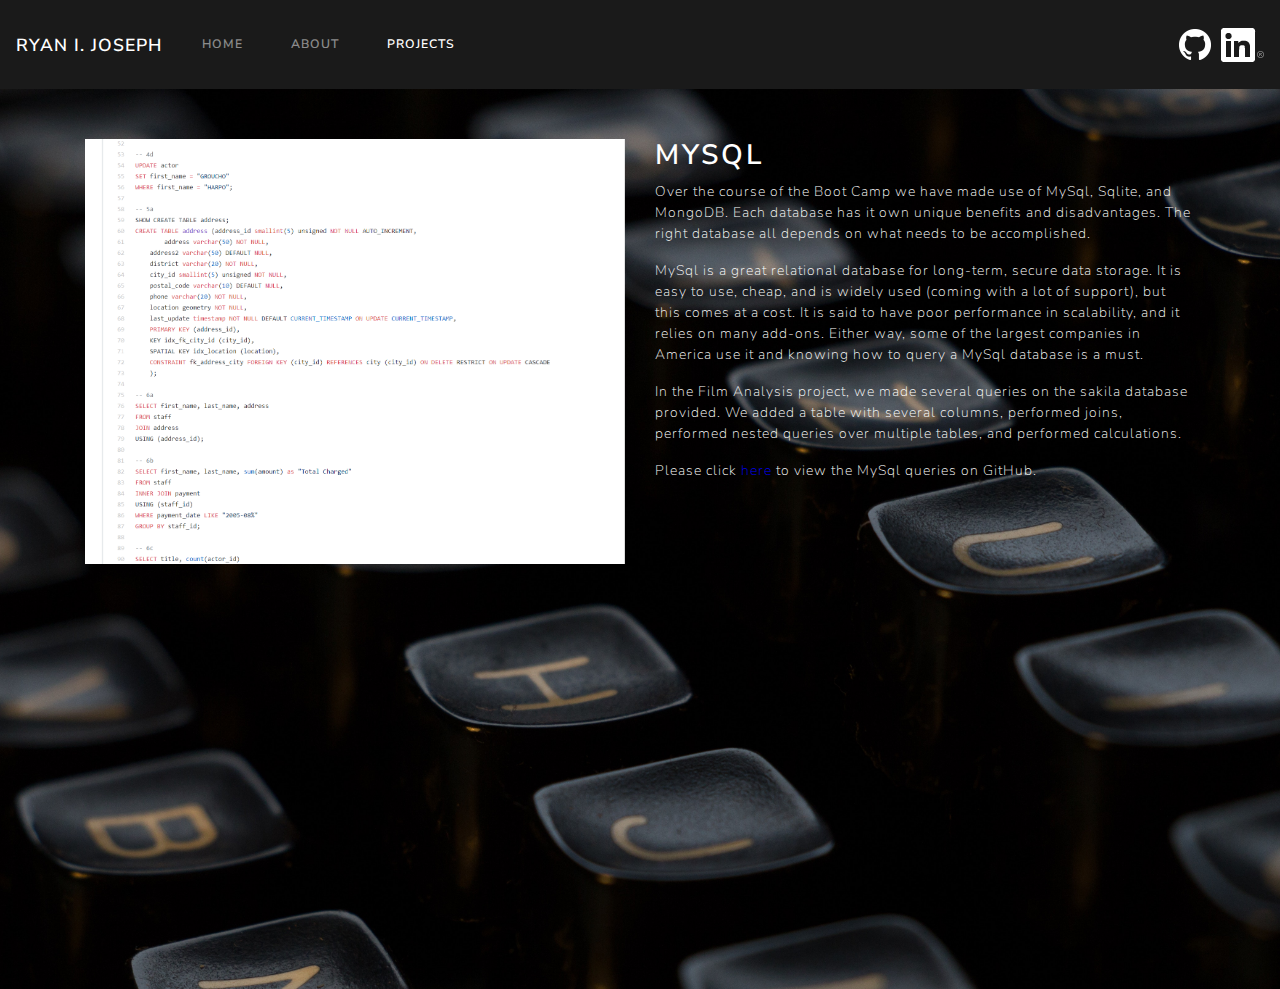
<file: sql.html>
<!DOCTYPE html>
<html lang="en" dir="ltr">
  <head>
    <!-- Global site tag (gtag.js) - Google Analytics -->
<script async src="https://www.googletagmanager.com/gtag/js?id=UA-138992855-1"></script>
<script>
  window.dataLayer = window.dataLayer || [];
  function gtag(){dataLayer.push(arguments);}
  gtag('js', new Date());

  gtag('config', 'UA-138992855-1');
</script>
    <meta charset="utf-8">
    <title>MySql</title>
    <link rel="stylesheet" type="text/css" href="https://stackpath.bootstrapcdn.com/bootstrap/4.3.1/css/bootstrap.min.css"
    integrity="sha384-ggOyR0iXCbMQv3Xipma34MD+dH/1fQ784/j6cY/iJTQUOhcWr7x9JvoRxT2MZw1T" crossorigin="anonymous">
    <script src="https://code.jquery.com/jquery-3.3.1.slim.min.js" integrity="sha384-q8i/X+965DzO0rT7abK41JStQIAqVgRVzpbzo5smXKp4YfRvH+8abtTE1Pi6jizo" crossorigin="anonymous"></script>
    <script src="https://cdnjs.cloudflare.com/ajax/libs/popper.js/1.14.7/umd/popper.min.js" integrity="sha384-UO2eT0CpHqdSJQ6hJty5KVphtPhzWj9WO1clHTMGa3JDZwrnQq4sF86dIHNDz0W1" crossorigin="anonymous"></script>
    <script src="https://stackpath.bootstrapcdn.com/bootstrap/4.3.1/js/bootstrap.min.js" integrity="sha384-JjSmVgyd0p3pXB1rRibZUAYoIIy6OrQ6VrjIEaFf/nJGzIxFDsf4x0xIM+B07jRM" crossorigin="anonymous"></script>

    <link rel="stylesheet" href="style.css">
  </head>
  <body>
    <nav class="navbar navbar-expand-lg navbar-dark bg-primary">
  <a class="navbar-brand" href="index.html">Ryan I. Joseph</a>
  <button class="navbar-toggler" type="button" data-toggle="collapse" data-target="#navbarColor01" aria-controls="navbarColor01" aria-expanded="false" aria-label="Toggle navigation">
    <span class="navbar-toggler-icon"></span>
  </button>

  <div class="collapse navbar-collapse" id="navbarColor01">
    <ul class="navbar-nav mr-auto">
      <li class="nav-item">
        <a class="nav-link" href="index.html">Home <span class="sr-only">(current)</span></a>
      </li>
      <li class="nav-item">
        <a class="nav-link" href="about.html">About</a>
      </li>
      <li class="nav-item active">
        <a class="nav-link" href="projects.html">Projects</a>
      </li>
    </ul>
    <form class="form-inline my-2 my-lg-0">
      <a href="https://github.com/Ryanj535" target="_blank"><img src="images/GitHub-Mark-Light-32px.png" alt=""> </a>
      <a href="https://www.linkedin.com/in/ryan-joseph-1489a73b/" target="_blank" style="margin-left:10px"><img src="images/In-White-34px-R.png" alt=""> </a>
    </form>

  </div>
</nav>
<div class="bg">
  <div class="container" style="padding-top:50px">
    <div class="row">
        <div class="col-lg-6">
          <div id="carouselExampleControls" class="carousel slide" data-ride="carousel">
            <div class="carousel-inner">
              <div class="carousel-item active">
                <img src="images/sql/sql.PNG" class="d-block w-100" alt="...">
              </div>
              <div class="carousel-item">
                <img src="images/sql/sql2.PNG" class="d-block w-100" alt="...">
              </div>
              <div class="carousel-item">
                <img src="images/sql/sql3.PNG" class="d-block w-100" alt="...">
              </div>
            </div>
            <a class="carousel-control-prev" href="#carouselExampleControls" role="button" data-slide="prev">
              <span class="carousel-control-prev-icon" aria-hidden="true"></span>
              <span class="sr-only">Previous</span>
            </a>
            <a class="carousel-control-next" href="#carouselExampleControls" role="button" data-slide="next">
              <span class="carousel-control-next-icon" aria-hidden="true"></span>
              <span class="sr-only">Next</span>
            </a>
          </div>
        </div>
        <div class="col-lg-6">
            <div class="row">
                <div class="col-sm-10">
                    <h2 style="color:white">MySql</h2>
                </div>
            </div>
            <p style="color:white">Over the course of the Boot Camp we have made use of MySql, Sqlite, and MongoDB.
              Each database has it own unique benefits and disadvantages. The right database all depends on what needs to be accomplished.  </p>
            <p style="color:white">MySql is a great relational database for long-term, secure data storage. It is easy to use, cheap, and
              is widely used (coming with a lot of support), but this comes at a cost. It is said to have poor performance in scalability,
              and it relies on many add-ons. Either way, some of the largest companies in America use it and knowing how to query a MySql database is a must. </p>
              <p style="color:white">In the Film Analysis project, we made several queries on the sakila database provided. We added a table with several
                columns, performed joins, performed nested queries over multiple tables, and performed calculations. </p>

            <p style="color:white">Please click <a style="color:blue" target="_blank" href="https://github.com/Ryanj535/filmanalysis">here</a> to view the MySql queries on GitHub.</p>
        </div>

        <div class="col-xs-12">
            <hr />
        </div>
    </div>
</div>
    </div>
  </div>
</div>

  </body>
</html>
</file>
